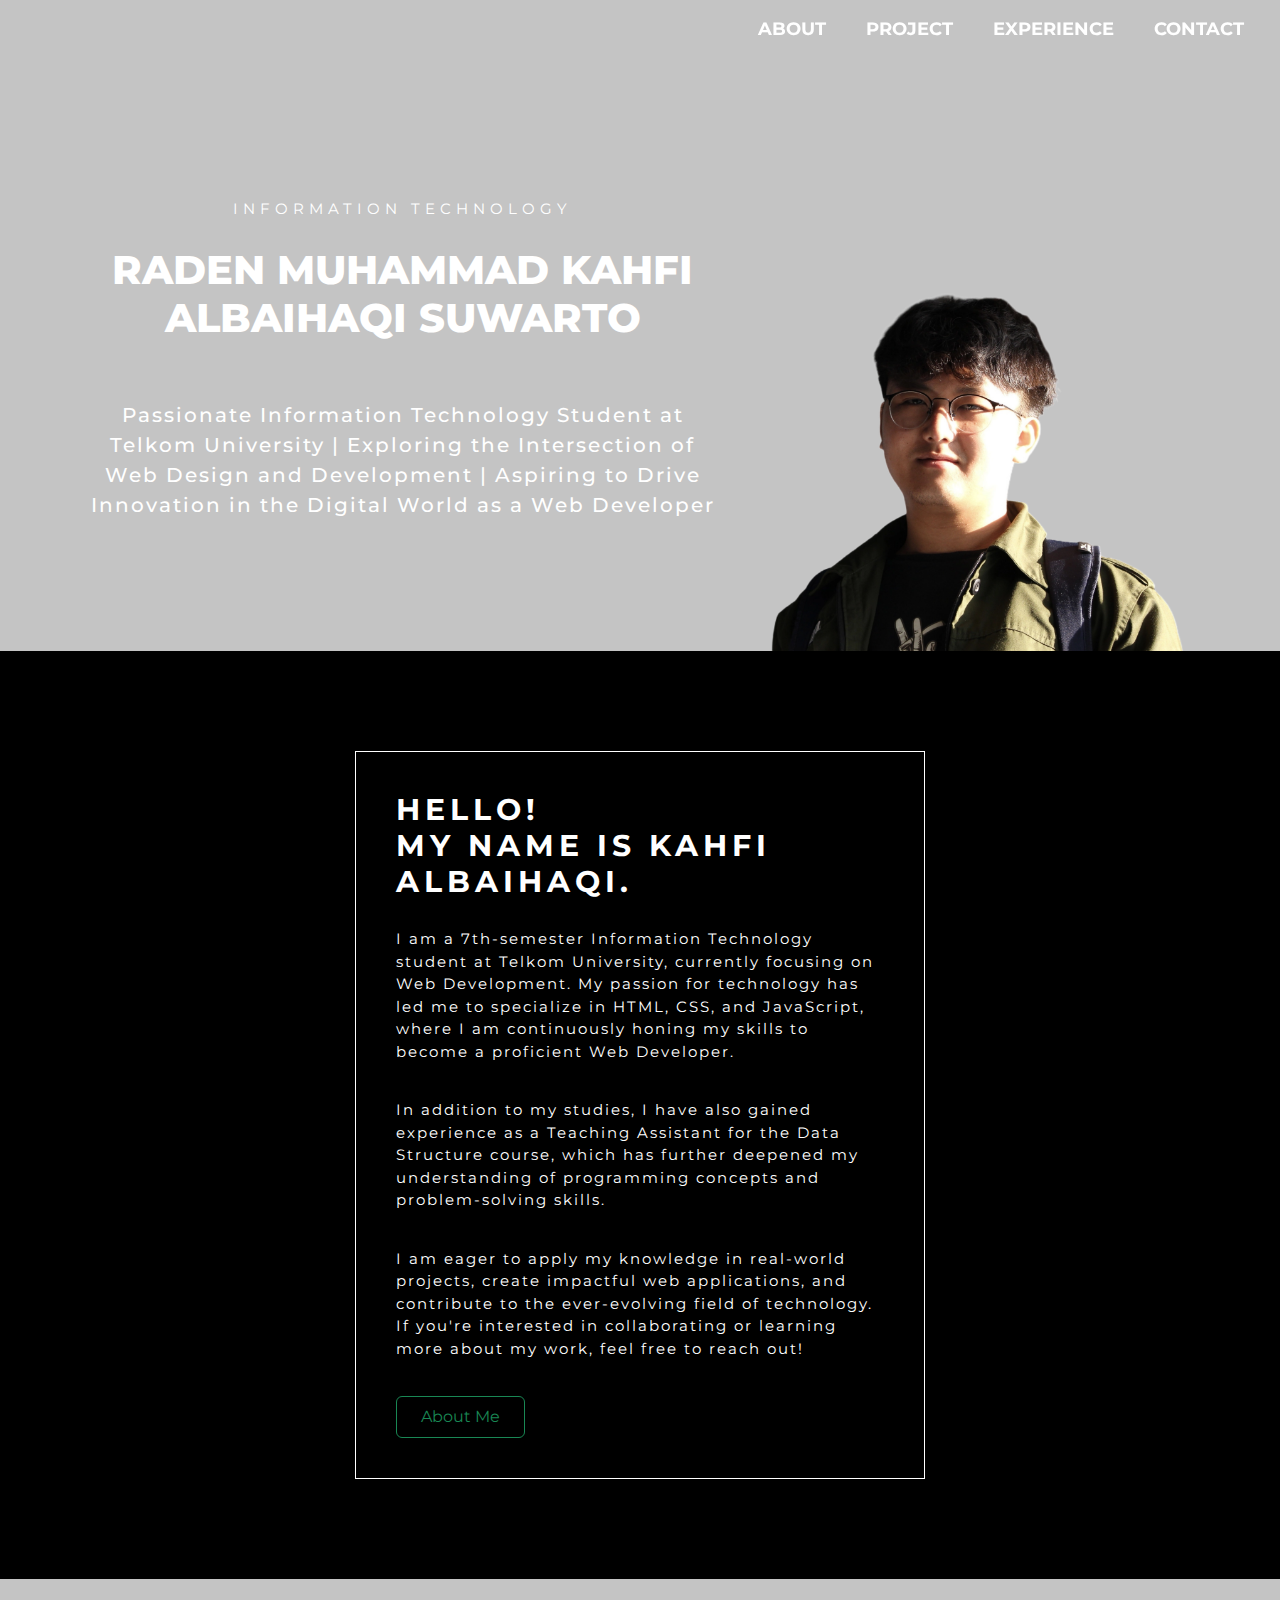
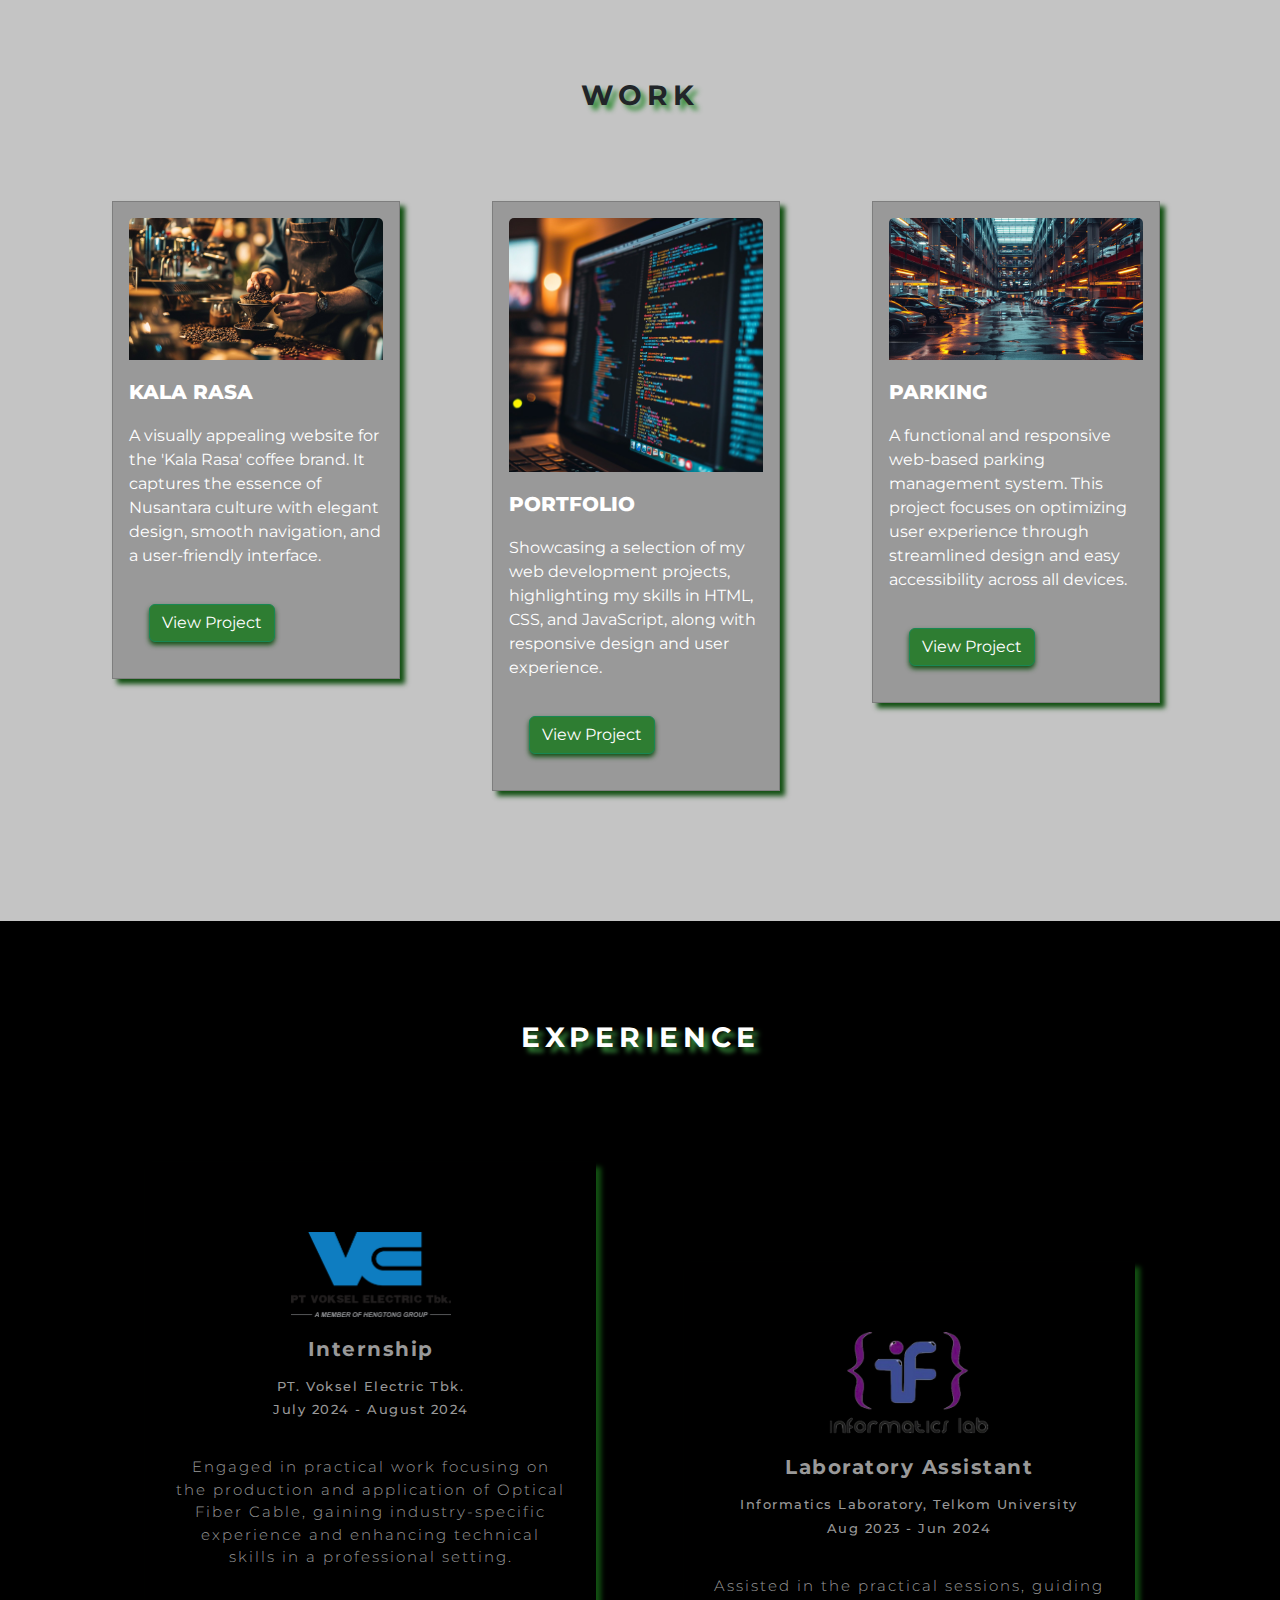
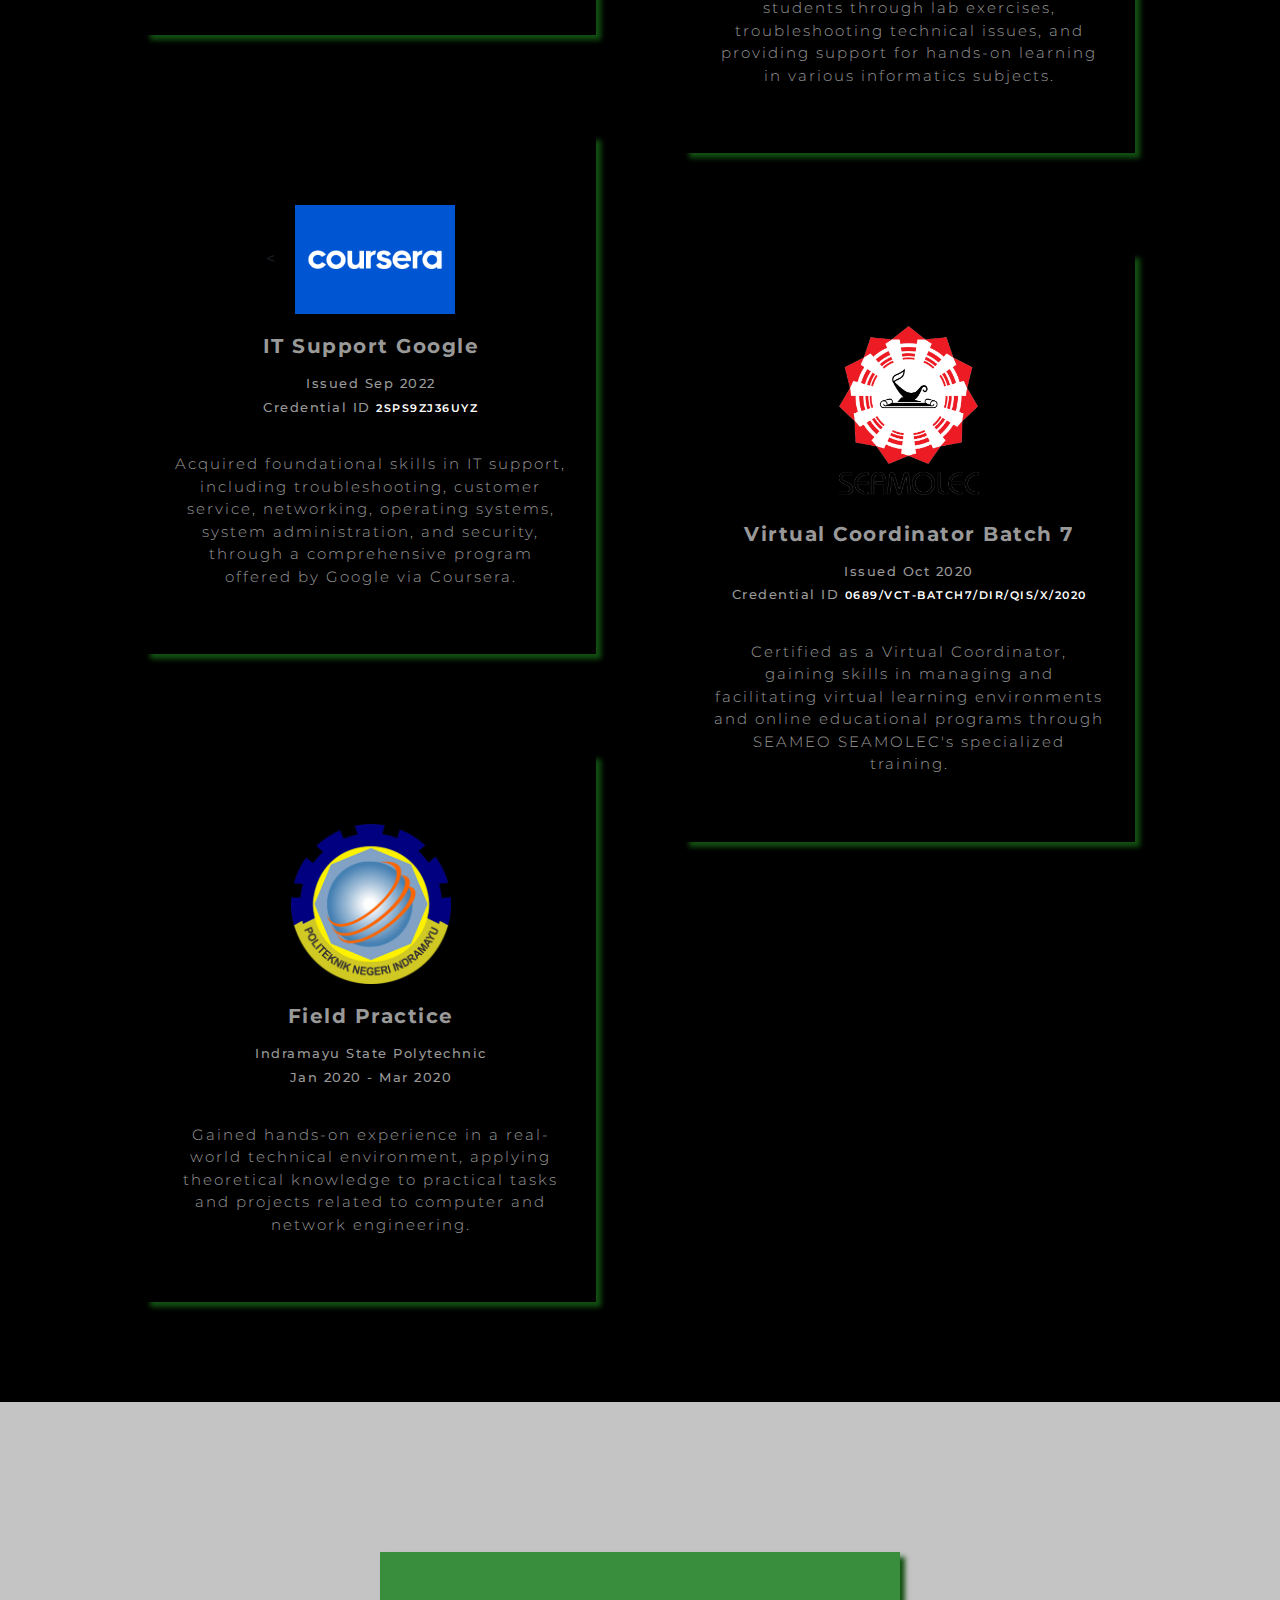
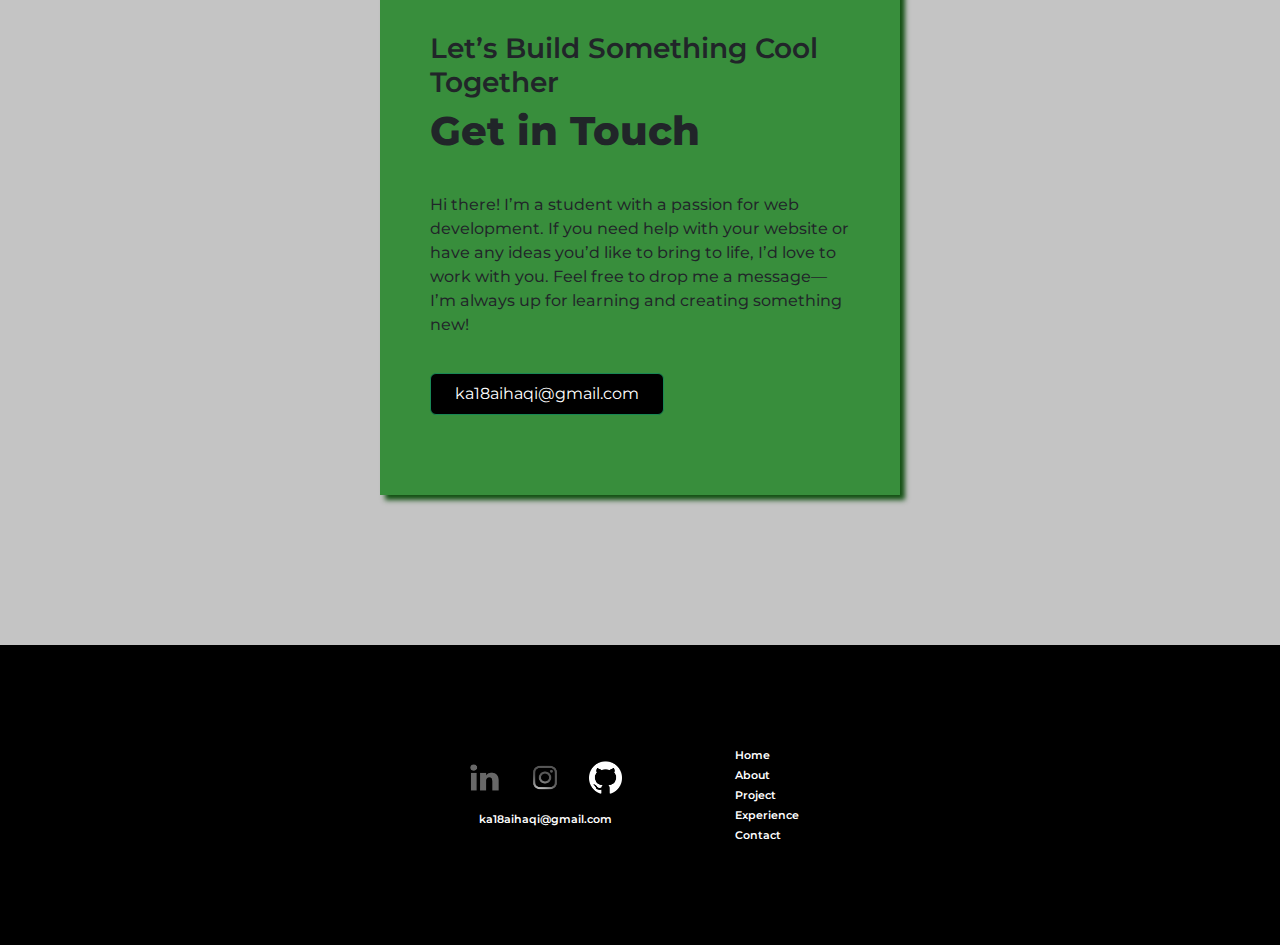
<file: index.html>
<!doctype html>
<html lang="en">
    <head>
        <meta charset="utf-8">
        <meta name="viewport" content="width=device-width, initial-scale=1">
        <link href="https://cdn.jsdelivr.net/npm/bootstrap@5.3.3/dist/css/bootstrap.min.css" rel="stylesheet" integrity="sha384-QWTKZyjpPEjISv5WaRU9OFeRpok6YctnYmDr5pNlyT2bRjXh0JMhjY6hW+ALEwIH" crossorigin="anonymous">
        <link rel="stylesheet" href="style.css">
        <title>Kahfi Albaihaqi</title>
    </head>
    <body>

        <header>

            <!-- start-navbar -->
            <nav class="navbar navbar-expand-lg fixed-top">
                <div class="container-fluid">
                    
                    <button class="navbar-toggler ms-auto" type="button" data-bs-toggle="offcanvas" data-bs-target="#offcanvasNavbar" aria-controls="offcanvasNavbar" aria-label="Toggle navigation">
                        <span class="navbar-toggler-icon"></span>
                    </button>
                    <div class="offcanvas offcanvas-end" tabindex="-1" id="offcanvasNavbar" aria-labelledby="offcanvasNavbarLabel">
                        <div class="offcanvas-header">
                        <button type="button" class="btn-close" data-bs-dismiss="offcanvas" aria-label="Close"></button>
                    </div>
                    <div class="offcanvas-body">
                        <ul class="navbar-nav justify-content-end flex-grow-1 pe-3">
                            <li class="nav-item">
                                <a class="nav-link ms-4" href="#about-container">About</a>
                            </li>
                            <li class="nav-item"> 
                                <a class="nav-link ms-4" href="#project-container">Project</a>
                            </li>
                            <li class="nav-item">
                                <a class="nav-link ms-4" href="#experience-container">Experience</a>
                            </li>
                            <li class="nav-item">
                                <a class="nav-link ms-4" href="#contact-container">Contact</a>
                            </li>
                        </ul>
                    </div>
                </div>
            </nav>
            <!-- end-navbar -->

        </header>

        <!-- start-home -->
        <section class="home-hero">
            <div class="container text-center" id="home-container">
                <div class="row justify-content-center" id="home-row">

                    <div class="col-10 col-md-8 col-lg-7">
                        <h3 class="pre-title">INFORMATION TECHNOLOGY</h3>
                        <h1 class="hero-name">RADEN MUHAMMAD KAHFI ALBAIHAQI SUWARTO</h1>
                        <p class="paragraf">Passionate Information Technology Student at Telkom University 
                            | Exploring the Intersection of Web Design and Development 
                            | Aspiring to Drive Innovation in the Digital World as a Web Developer</p>
                    </div>

                    <div class="col-10 col-md-8 col-lg-5 align-self-end">
                        <img id="hero-img" src="assets/images/myself.png" alt="Kahfi's Photo" class="img-fluid">
                    </div>

                </div>
            </div>
        </section>
        <!-- end-home -->

        <!-- start-about -->
        <section class="about-hero">
            <div class="container" id="about-container">
                <div class="row justify-content-center" id="">
                    <div class="box col-10 col-sm-10 col-md-10 col-lg-6 text-start">
                        <h3 class="pre-title">Hello! <br> My name is Kahfi Albaihaqi.</h3>
                        <p class="paragraf">I am a 7th-semester Information Technology student at Telkom University, 
                            currently focusing on Web Development. My passion for technology has led 
                            me to specialize in <abbr title="HyperText Markup Language">HTML</abbr>,
                            <abbr title="Cascading Style Sheets">CSS</abbr>, and JavaScript, 
                            where I am continuously honing my skills to become a proficient Web 
                            Developer.</p>
                        <p class="paragraf">In addition to my studies, I have also gained experience as 
                            a Teaching Assistant for the Data Structure course, which has further 
                            deepened my understanding of programming concepts and problem-solving 
                            skills.</p>
                        <p class="paragraf">I am eager to apply my knowledge in real-world projects, 
                            create impactful web applications, and contribute to the ever-evolving 
                            field of technology. If you're interested in collaborating or learning more 
                            about my work, feel free to reach out!</p>
                        
                        <a href="" target="_blank">
                            <button type="button" class="btn btn-outline-success" id="btn-about">About Me</button>
                        </a>
                    </div>
                </div>
            </div>
        </section>
        <!-- end-about -->

        <!-- start-project -->
        <section class="project-hero">
            <div class="container" id="project-container">
                <h3 class="pre-title text-center">Work</h3>
                <div class="row justify-content-center">
                    <div class="col-10 col-sm-8 col-md-6 col-lg-4">
                        <div class="card rounded-0" style="width: 18rem;">
                            <div class="card-body">
                                <img src="assets/images/bg-coffee.jpg" class="card-img-top" alt="Background Coffee Project">
                                <h5 class="card-title">Kala Rasa</h5>
                                <p class="card-text">A visually appealing website for the 'Kala Rasa' coffee brand. It captures the essence of Nusantara culture with elegant design, smooth navigation, and a user-friendly interface.</p>
                                <a href="assets/kala-rasa.html" class="btn btn-success" id="btn-project">View Project</a>
                            </div>
                        </div>
                    </div>
                    <div class="col-10 col-sm-8 col-md-6 col-lg-4">
                        <div class="card rounded-0" style="width: 18rem;">
                            <div class="card-body">
                                <img src="assets/images/bg-port.jpg" class="card-img-top" alt="Background Portfolio Project">
                                <h5 class="card-title">Portfolio</h5>
                                <p class="card-text">Showcasing a selection of my web development projects, highlighting my skills in HTML, CSS, and JavaScript, along with responsive design and user experience.</p>
                                <a href="https://github.com/ka18aihaqi/portfolio" class="btn btn-success" id="btn-project">View Project</a>
                            </div>
                        </div>
                    </div>
                    <div class="col-10 col-sm-8 col-md-6 col-lg-4">
                        <div class="card rounded-0" style="width: 18rem;">
                            <div class="card-body">
                                <img src="assets/images/bg-parking.jpg" class="card-img-top" alt="Background Parking Project">
                                <h5 class="card-title">Parking</h5>
                                <p class="card-text">A functional and responsive web-based parking management system. This project focuses on optimizing user experience through streamlined design and easy accessibility across all devices.</p>
                                <a href="assets/parking.html" class="btn btn-success" id="btn-project">View Project</a>
                            </div>
                        </div>
                    </div>
                </div>
            </div>
        </section>
        <!-- end-project -->

        <!-- start-experience -->
        <section class="experience-hero">
            <div class="container" id="experience-container">
                <h3 class="pre-title text-center">Experience</h3>
                <div class="row justify-content-evenly text-center">
                    <div class="col-10 col-sm-10 col-md-9 col-lg-5">
                        <div class="box" id="box-voksel">
                            <img src="assets/images/voksel.png" alt="Voksel's Logo" >
                            <h2 class="hero-name">Internship</h2>
                            <h3 class="hero-desc">PT. Voksel Electric Tbk.</h3>
                            <h3 class="hero-desc">July 2024 - August 2024</h3>
                            <p class="paragraf">Engaged in practical work focusing on the production and application 
                                of Optical Fiber Cable, gaining industry-specific experience and enhancing technical 
                                skills in a professional setting.</p>
                        </div>

                        <div class="box" id="box-coursera">
                            <<img src="assets/images/coursera.png" alt="Coursera's Logo">
                            <h2 class="hero-name">IT Support Google</h2>
                            <h3 class="hero-desc">Issued Sep 2022</h3>
                            <h3 class="hero-desc">Credential ID <a href="https://www.coursera.org/account/accomplishments/specialization/certificate/2SPS9ZJ36UYZ" target="_blank">2SPS9ZJ36UYZ</a></h3>
                            <p class="paragraf">Acquired foundational skills in IT support, including troubleshooting, 
                                customer service, networking, operating systems, system administration, and security, 
                                through a comprehensive program offered by Google via Coursera.</p>
                        </div>

                        <div class="box" id="box-polindra">
                            <img src="assets/images/polindra.png" alt="Polindra's Logo">
                            <h2 class="hero-name">Field Practice</h2>
                            <h3 class="hero-desc">Indramayu State Polytechnic</h3>
                            <h3 class="hero-desc">Jan 2020 - Mar 2020</h3>
                            <p class="paragraf">Gained hands-on experience in a real-world technical environment, 
                                applying theoretical knowledge to practical tasks and projects related to computer
                                and network engineering.</p>
                        </div>
                    </div>

                    <div class="col-10 col-sm-10 col-md-9 col-lg-5">
                        <div class="box" id="box-iflabs">
                            <img src="assets/images/iflabs.png" alt="IFLab's Logo">
                            <h2 class="hero-name">Laboratory Assistant</h2>
                            <h3 class="hero-desc">Informatics Laboratory, Telkom University</h3>
                            <h3 class="hero-desc">Aug 2023 - Jun 2024</h3>
                            <p class="paragraf">Assisted in the practical sessions, guiding students through lab 
                                exercises, troubleshooting technical issues, and providing support for hands-on 
                                learning in various informatics subjects.</p>
                        </div>

                        <div class="box" id="box-seamolec">
                            <img src="assets/images/seamolec.png" alt="Seamolec's Logo">
                            <h2 class="hero-name">Virtual Coordinator Batch 7</h2>
                            <h3 class="hero-desc">Issued Oct 2020</h3>
                            <h3 class="hero-desc">Credential ID <a href="https://etraining.seamolec.org/verify?certificate=0689/VCT-BATCH7/DIR/QIS/X/2020" target="_blank">0689/VCT-BATCH7/DIR/QIS/X/2020</a></h3>
                            <p class="paragraf">Certified as a Virtual Coordinator, gaining skills in managing and 
                                facilitating virtual learning environments and online educational programs through SEAMEO 
                                SEAMOLEC's specialized training.</p>
                        </div>
                    </div>
                </div>
            </div>
        </section>
        <!-- end-experience -->

        <!-- start-contact -->
        <section class="contact-hero">
            <div class="container" id="contact-container">
                <div class="row justify-content-center">
                    <div class="contact col-12 col-sm-12 col-md-8 col-lg-6">
                        <h3 class="pre-title">Let’s Build Something Cool Together</h3>
                        <h1 class="hero-name">Get in Touch</h1>
                        <p class="paragraf">Hi there! I’m a student with a passion for web development. 
                            If you need help with your website or have any ideas you’d like to bring to life, I’d love 
                            to work with you. Feel free to drop me a message—I’m always up for learning and creating 
                            something new!</p>
                            <h1></h1>
                        <a href="mailto:ka18aihaqi@gmail.co" target="_blank">
                            <button type="button" class="btn btn-outline-success" id="btn-contact">ka18aihaqi@gmail.com</button>
                        </a>
                    </div>
                </div>
            </div>
        </section>
        <!-- end-contact -->

        <footer>

            <!-- start-footer -->

            <div class="container text-center" id="footer-container">
                <div class="row align-items-center justify-content-center">
                    <div class="row col-8 col-sm-6 col-md-5 col-lg-4">
                        <div class="col-12">
                            <a href="https://www.linkedin.com/in/kahfialbaihaqi/" target="_blank">
                                <img src="assets/images/linkedin.png" alt="Linkedin's Logo" class="img-fluid">
                            </a>
                            <a href="https://www.instagram.com/kahfialbhqi/" target="_blank">
                                <img src="assets/images/instagram.png" alt="Instagram's Logo" class="img-fluid ms-4">
                            </a>
                            <a href="https://github.com/ka18aihaqi" target="_blank">
                                <img src="assets/images/github.png" alt="Github's Logo" class="img-fluid ms-4">
                            </a>
                        </div>
                        <div class="col-12">
                            <a class="email" href="mailto:ka18aihaqi@gmail.com">ka18aihaqi@gmail.com</a>
                        </div>
                    </div>
                    <div class="col-4 col-sm-2 col-md-2 col-lg-2 text-start">
                        <div class="">
                            <a href="#">Home</a>
                        </div>
                        <div class="">
                            <a href="#about-container">About</a>
                        </div>
                        <div class="">
                            <a href="#project-container">Project</a>
                        </div>
                        <div class="">
                            <a href="#experience-container">Experience</a>
                        </div>
                        <div class="">
                            <a href="#contact-container">Contact</a>
                        </div>
                    </div>
                </div>
            </div>

            <!-- end-footer -->

        </footer>

        <script src="https://cdn.jsdelivr.net/npm/bootstrap@5.3.3/dist/js/bootstrap.bundle.min.js" integrity="sha384-YvpcrYf0tY3lHB60NNkmXc5s9fDVZLESaAA55NDzOxhy9GkcIdslK1eN7N6jIeHz" crossorigin="anonymous"></script>
    </body>
</html>
</file>
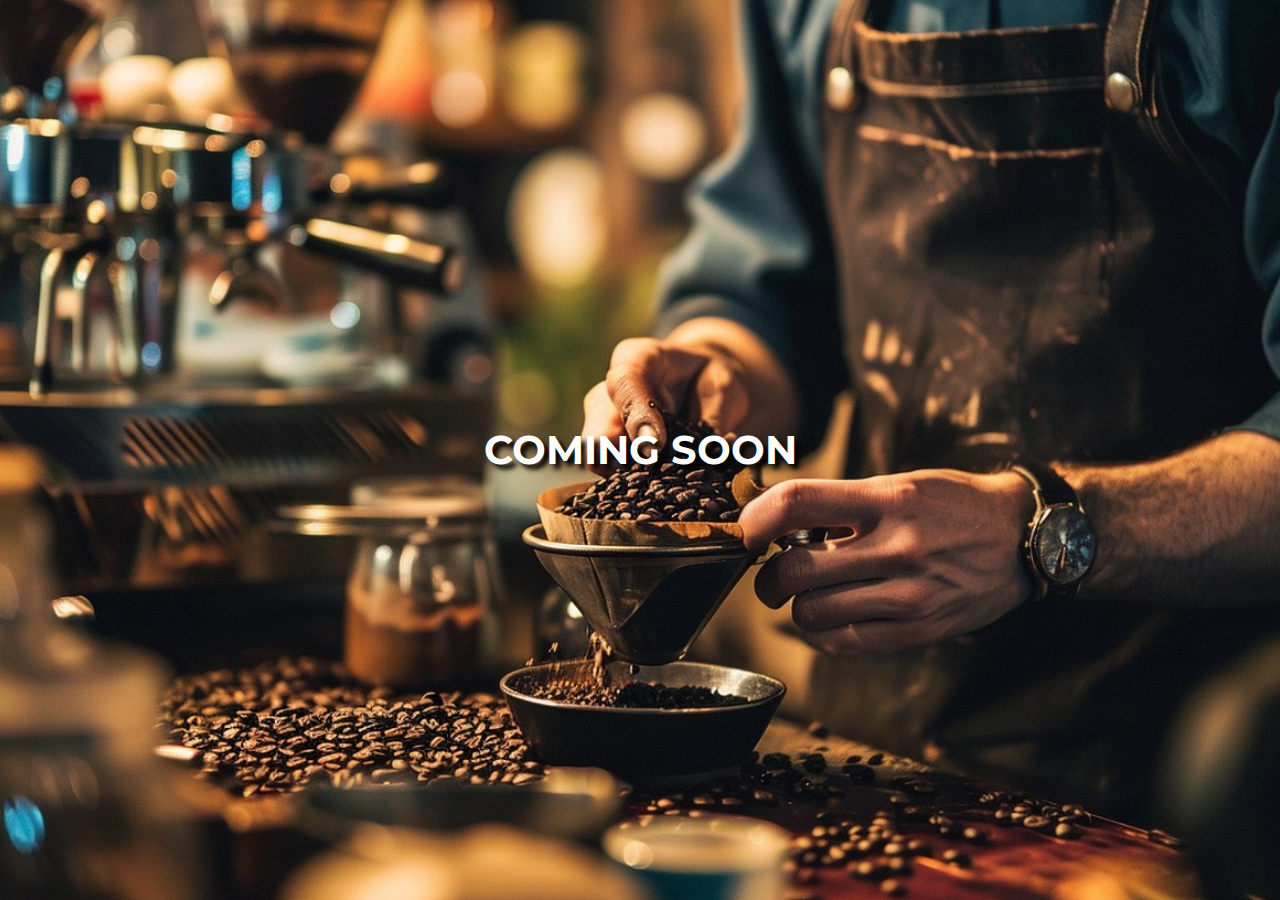
<file: assets/kala-rasa.html>
<!DOCTYPE html>
<html>
<head>
    <meta charset="utf-8">
    <meta name="viewport" content="width=device-width, initial-scale=1">
    <link href="https://cdn.jsdelivr.net/npm/bootstrap@5.3.3/dist/css/bootstrap.min.css" rel="stylesheet" integrity="sha384-QWTKZyjpPEjISv5WaRU9OFeRpok6YctnYmDr5pNlyT2bRjXh0JMhjY6hW+ALEwIH" crossorigin="anonymous">
    <link rel="stylesheet" href="style.css">
    <title>Kala Rasa</title>
</head>
<body>
    <section class="hero" id="hero">
        <div class="card-kala-rasa">
            <div class="card-img-overlay text-center">
                <h1 class="card-title">Coming Soon</h1>
            </div>
        </div>
    </section>
    <script src="https://cdn.jsdelivr.net/npm/bootstrap@5.3.3/dist/js/bootstrap.bundle.min.js" integrity="sha384-YvpcrYf0tY3lHB60NNkmXc5s9fDVZLESaAA55NDzOxhy9GkcIdslK1eN7N6jIeHz" crossorigin="anonymous"></script>
</body>
</html>
</file>
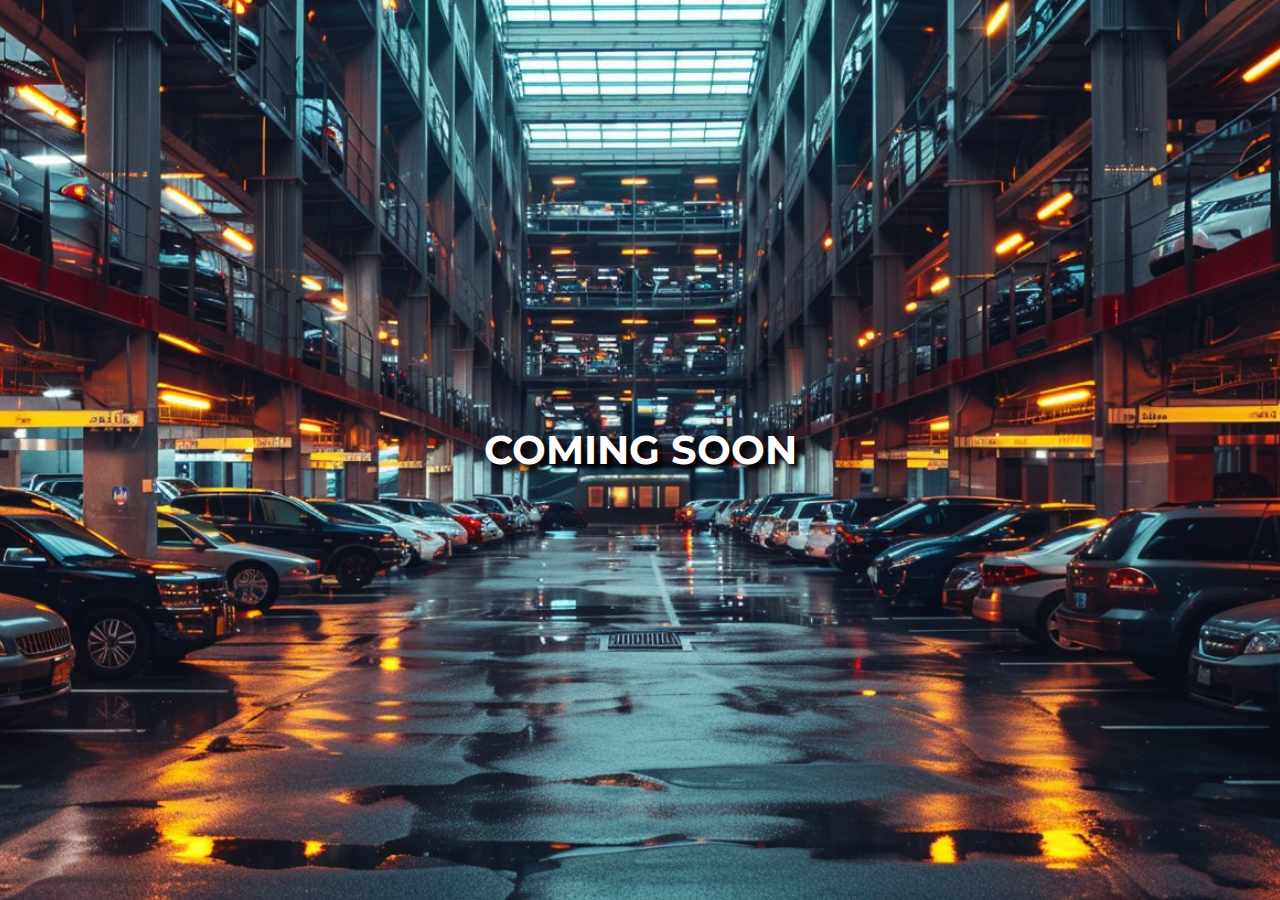
<file: assets/parking.html>
<!DOCTYPE html>
<html>
<head>
    <meta charset="utf-8">
    <meta name="viewport" content="width=device-width, initial-scale=1">
    <link href="https://cdn.jsdelivr.net/npm/bootstrap@5.3.3/dist/css/bootstrap.min.css" rel="stylesheet" integrity="sha384-QWTKZyjpPEjISv5WaRU9OFeRpok6YctnYmDr5pNlyT2bRjXh0JMhjY6hW+ALEwIH" crossorigin="anonymous">
    <link rel="stylesheet" href="style.css">
    <title>Kala Rasa</title>
</head>
<body>
    <section class="hero" id="hero">
        <div class="card-parking">
            <div class="card-img-overlay text-center">
                <h1 class="card-title">Coming Soon</h1>
            </div>
        </div>
    </section>
    <script src="https://cdn.jsdelivr.net/npm/bootstrap@5.3.3/dist/js/bootstrap.bundle.min.js" integrity="sha384-YvpcrYf0tY3lHB60NNkmXc5s9fDVZLESaAA55NDzOxhy9GkcIdslK1eN7N6jIeHz" crossorigin="anonymous"></script>
</body>
</html>
</file>
<file: style.css>
@import url('https://fonts.googleapis.com/css2?family=Montserrat:ital,wght@0,100..900;1,100..900&display=swap');

* {
    margin: 0;
    padding: 0;
    box-sizing: border-box;
    font-family: "Montserrat";
}



/* start-header-style */
.navbar {
    background-color: rgba(196, 196, 196, 0.5);
}

.offcanvas {
    background-color: rgba(0, 0, 0, 0.5);
}

.offcanvas-body {
    padding: 50px;
}

.navbar-toggler {
    border: none;
    font-size: 1.25rem;
}

.navbar-toggler:focus, .btn-close:focus {
    box-shadow: none;
    outline: none;
}

.nav-link {
    color: white;
    text-transform: uppercase;
    font-size: large;
    font-weight: 700;
}

.nav-link:hover, .nav-link:active {
    transition: 0.3s ease-in-out;
    color: #125012;
}

/* end-header-style */





/* start-body-style */

.home-hero {
    background-color: #C4C4C4;
}

    /* start-home-style */
    #home-container {
        padding-top: 200px;
    }

    #home-container img {
        align-self: end;
    }

    .home-hero .pre-title {
        letter-spacing: 5px;
        color: white;
        font-size: 15px;
        font-weight: 400;
        padding-bottom: 20px;
    }

    .home-hero .hero-name {
        color: white;
        font-weight: 800;
        font-size: 40px;
    }

    .home-hero .paragraf {
        letter-spacing: 2px;
        color: white;
        font-size: 20px;
        font-weight: 500;
        padding-top: 50px;
    }
    /* end-home-style */






    /* start-about-style */
    .about-hero {
        background-color: black;
        padding-top: 100px;
        padding-bottom: 100px;
    }

    .about-hero .box {
        padding: 40px 40px;
        border: 1px solid white;
    }

    .about-hero .pre-title {
        text-transform: uppercase;
        letter-spacing: 5px;
        color: white;
        font-size: 30px;
        font-weight: 700;
    }

    .about-hero .paragraf {
        color: white;
        letter-spacing: 2px;
        font-size: 15px;
        font-weight: 400;
        padding-top: 20px;
    }

    #about-container abbr {
        text-decoration: none;
    }

    #btn-about {
        margin-top: 20px;
        padding: 8px 1.5rem;
        transition: 0.3s ease-in-out;
    }
    
    #btn-about:hover {
        background-color: black;
        box-shadow: #125012 0px 3px 5px;
    }
    /* end-about-style */






    /* start-project-style */
    .project-hero {
        background-color: #C4C4C4;
        padding-top: 100px;
        padding-bottom: 100px;
    }

    .project-hero .pre-title {
        font-weight: 700;
        letter-spacing: 5px;
        padding-bottom: 50px;
        text-transform: uppercase;
        text-shadow: #388E3C 5px 5px 5px;
    }

    .project-hero .card {
        box-shadow: #125012 5px 5px 5px;
        background-color: #999999;
        margin: 30px;
    }

    .project-hero .card-title {
        text-transform: uppercase;
        margin-top: 20px;
        font-weight: 800;
        color: white;
    }

    .card-title, .card-text {
        margin-top: 20px;
        color: white;
    }

    #btn-project {
        margin: 20px 20px;
        transition: 0.3s ease-in-out;
        background-color: #2E7D32;
        box-shadow: #125012 0px 3px 5px;
    }
    
    #btn-project:hover {
        color: black;
        background-color: #388E3C;
    }
    /* end-project-style */






    /* start-experience-style */
    .experience-hero {
        background-color: black;
        padding-top: 100px;
        padding-bottom: 100px;
    }

    .experience-hero .pre-title {
        color: white;
        font-weight: 700;
        letter-spacing: 5px;
        padding-bottom: 100px;
        text-transform: uppercase;
        text-shadow: #388E3C 5px 5px 5px;
    }

    .experience-hero .box {
        padding: 50px 30px;
        box-shadow: #125012 5px 5px 5px;
    }

    #box-coursera, #box-seamolec,
    #box-polindra, #box-iflabs {
        margin-top: 100px;
    }

    .experience-hero .hero-name {
        letter-spacing: 1.5px;
        color: #999999;
        font-weight: 700;
        font-size: 20px;
        padding-bottom: 10px;
    }
    .experience-hero .hero-desc {
        letter-spacing: 1.5px;
        font-weight: 500;
        font-size: 13px;
        color: #999999;
    }
    .experience-hero .paragraf {
        letter-spacing: 2px;
        color: #999999;
        font-size: 15px;
        font-weight: 300;
        padding-top: 30px;
    }

    .experience-hero img {
        width: 200px;
        padding: 20px;
    }

    .experience-hero a:hover {
        transition: 0.3s ease-in-out;
        color: #125012;
    }

    /* end-experience-style */

    /* start-contact-style */
    .contact-hero {
        background-color: #C4C4C4;
        padding-top: 100px;
        padding-bottom: 100px;
    }

    .contact-hero .row {
        padding: 50px;
    }

    .contact-hero .contact {
        box-shadow: #125012 5px 5px 5px;
        background-color: #388E3C;
        padding: 80px 50px;
    }

    .contact .pre-title {
        font-weight: 600;
    }

    .contact .hero-name {
        font-weight: 800;
        padding-bottom: 30px;
    }

    .contact .paragraf {
        font-weight: 450;
    }

    #btn-contact {
        margin-top: 20px;
        padding: 8px 1.5rem;
        transition: 0.3s ease-in-out;
        background-color: black;
        color: white;
    }
    
    #btn-contact:hover {
        color: black;
        font-weight: bold;
        background-color: #125012;
        box-shadow: #125012 0px 3px 5px;
    }
    /* end-contact-style */

/* end-body-style */





/* start-footer-style */
footer {
    background-color: black;
}

#footer-container img {
    width: 10%;
    filter: grayscale(1);
    padding-bottom: 15px;
}

#footer-container img:hover {
    filter: grayscale(0);
    -webkit-filter: grayscale(0);
    transition: 0.3s ease-in-out;
}

#footer-container {
    padding-top: 100px;
    padding-bottom: 100px;
}

#footer-container, a{
    color: white;
    text-decoration: none;
    font-size: smaller;
    font-weight: 600;
}

#footer-container a:hover {
    transition: 0.3s ease-in-out;
    color: #125012;
}
/* end-footer-style */
</file>
<file: assets/style.css>
@import url('https://fonts.googleapis.com/css2?family=Montserrat:ital,wght@0,100..900;1,100..900&display=swap');

* {
    font-family: "Montserrat";
}

#hero .card-kala-rasa {
    background-image: url('images/bg-coffee.jpg');
    background-size: cover; /* Gambar selalu memenuhi kontainer */
    background-position: center;
    background-repeat: no-repeat;
    height: 100vh; /* Kontainer dengan tinggi penuh */
    width: 100%;
}

#hero .card-parking {
    background-image: url('images/bg-parking.jpg');
    background-size: cover; /* Gambar selalu memenuhi kontainer */
    background-position: center;
    background-repeat: no-repeat;
    height: 100vh; /* Kontainer dengan tinggi penuh */
    width: 100%;
}

#hero .card-title {
    font-weight: bolder;
    color: white;
    text-transform: uppercase;
    text-shadow: black 5px 5px 5px;
}

.card-img-overlay {
    display: flex;
    justify-content: center;
    align-items: center;
}
</file>
